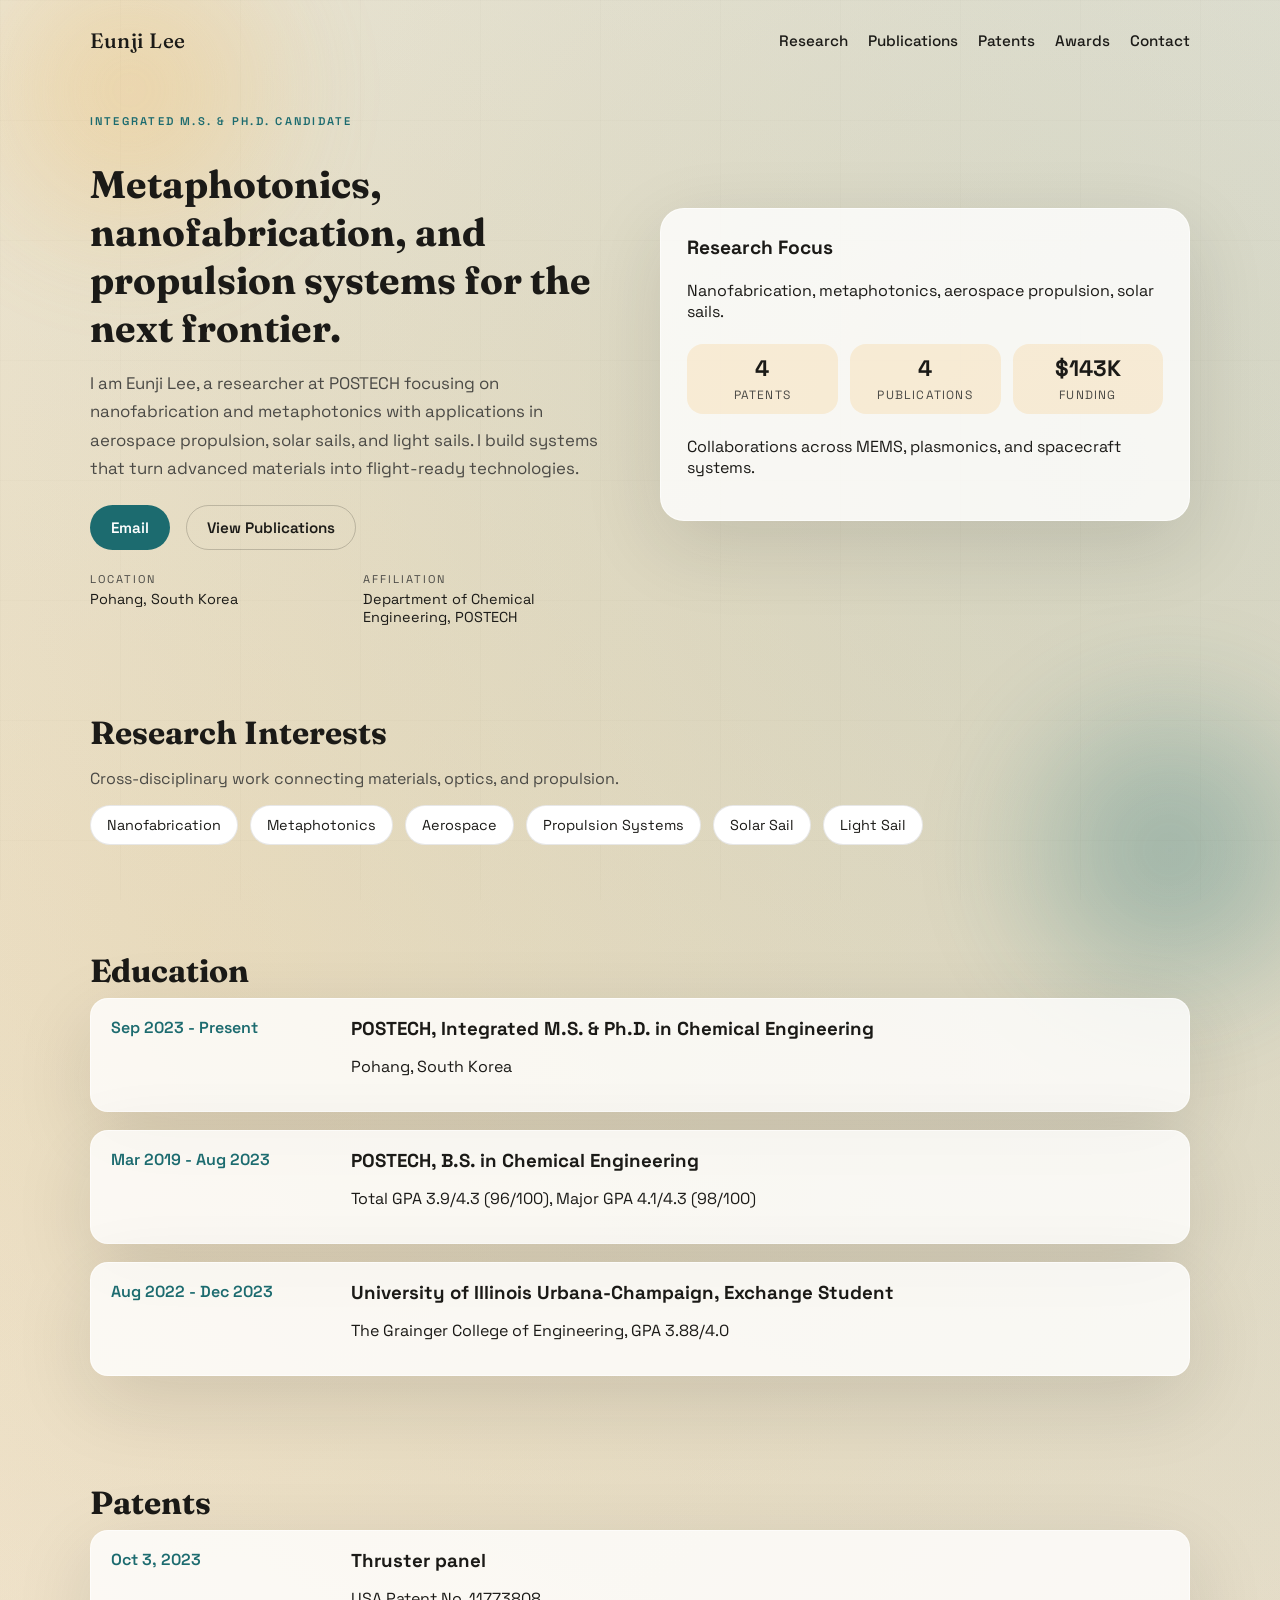
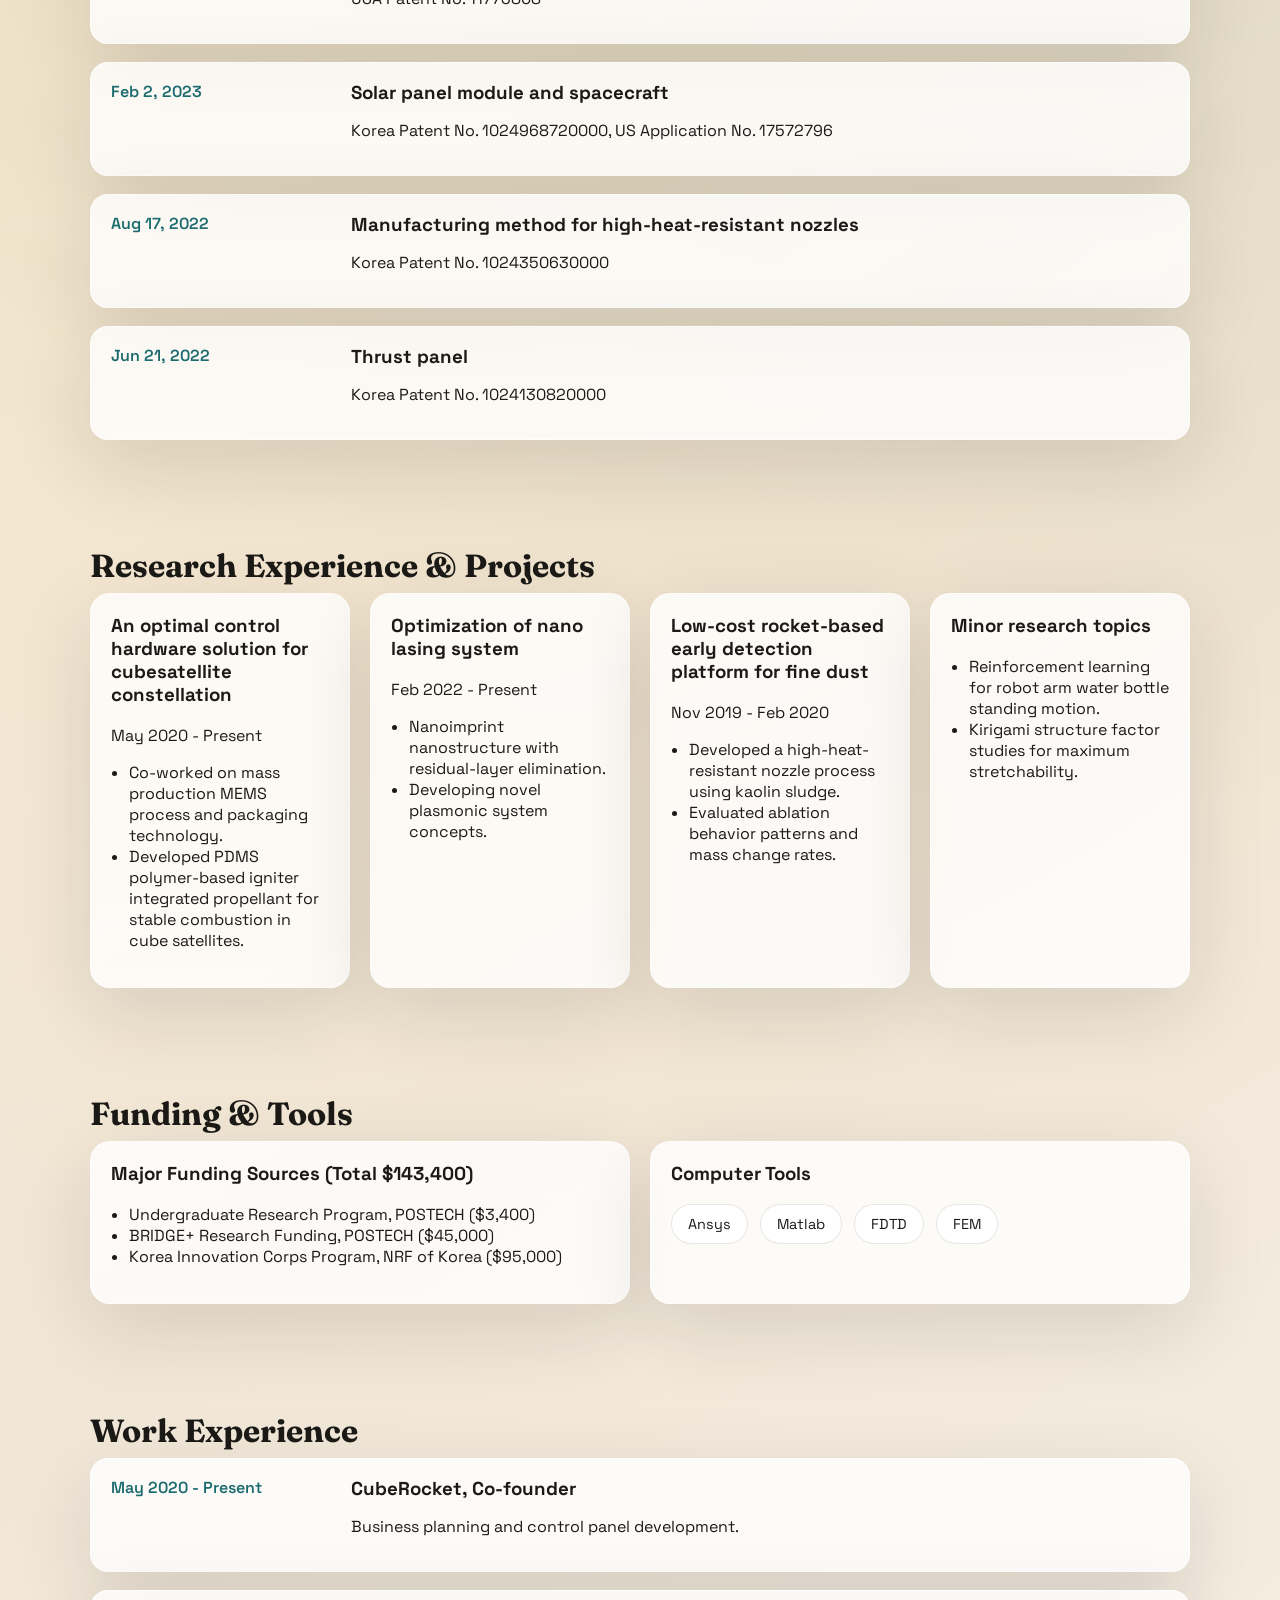
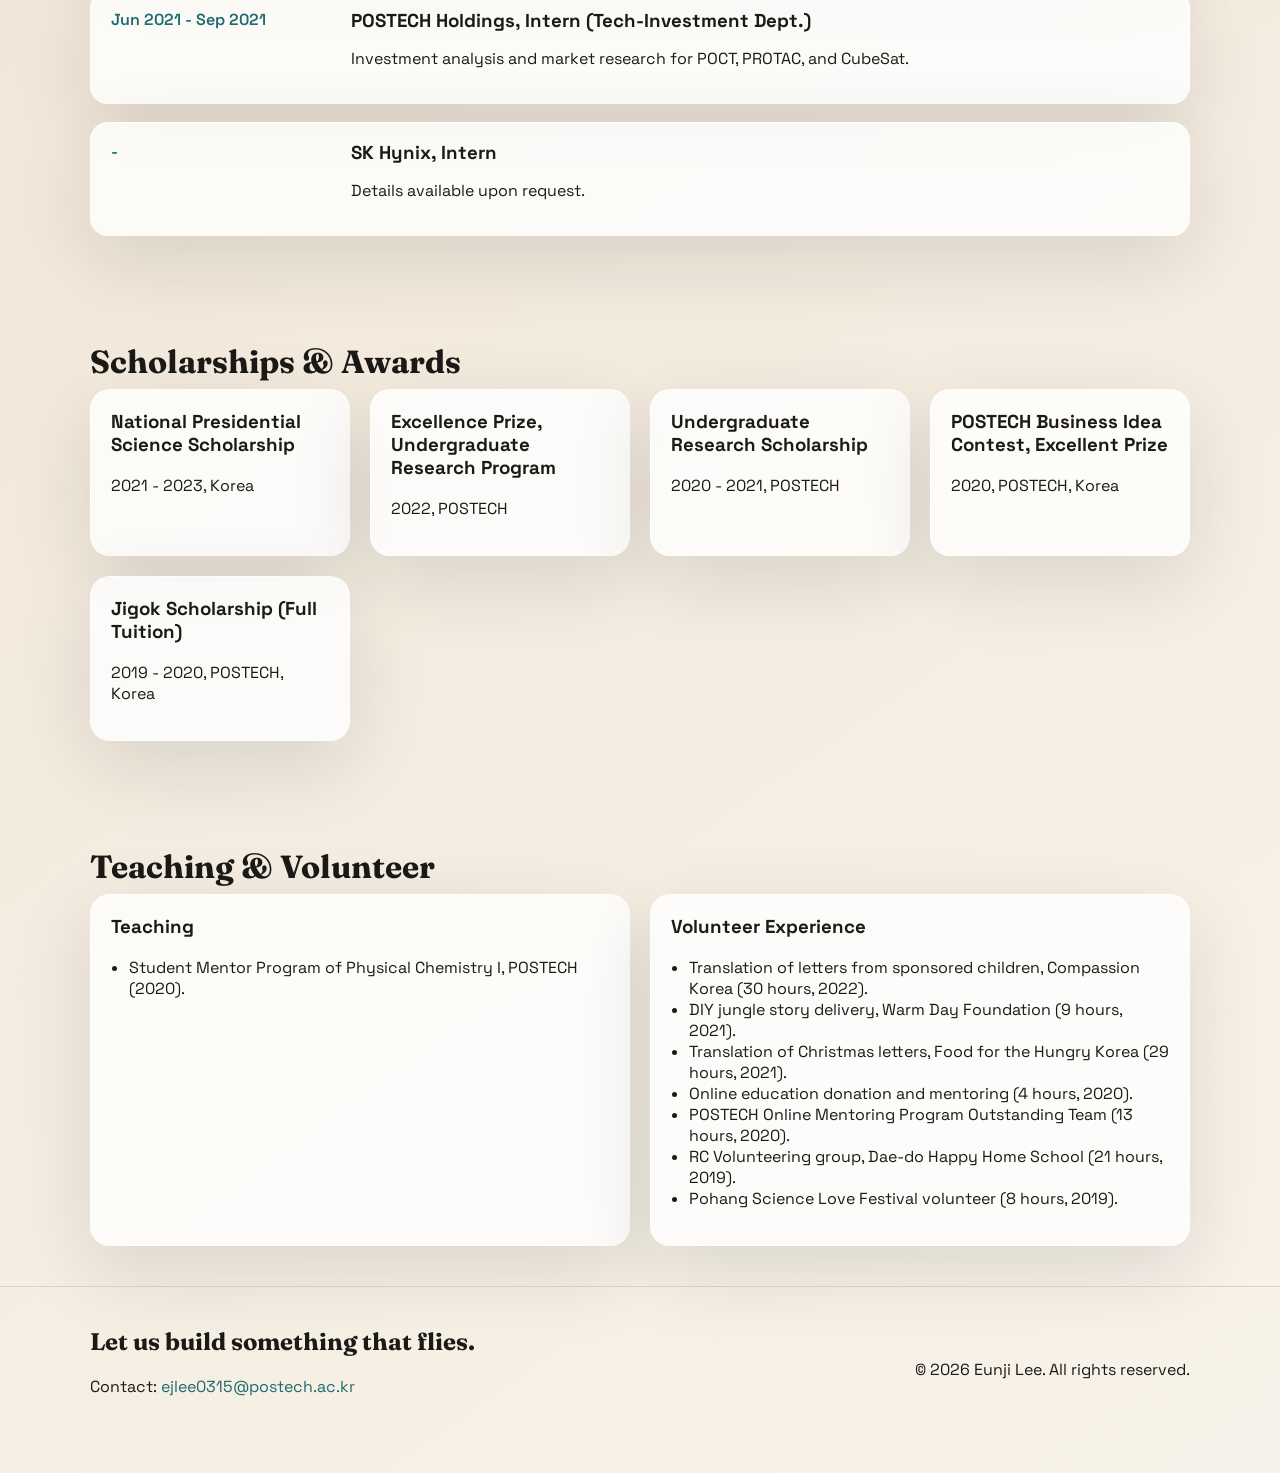
<file: index.html>
﻿<!doctype html>
<html lang="en">
<head>
  <meta charset="utf-8" />
  <meta name="viewport" content="width=device-width, initial-scale=1" />
  <title>Eunji Lee | Research Portfolio</title>
  <link rel="preconnect" href="https://fonts.googleapis.com" />
  <link rel="preconnect" href="https://fonts.gstatic.com" crossorigin />
  <link href="https://fonts.googleapis.com/css2?family=Fraunces:opsz,wght@9..144,500;9..144,700&family=Space+Grotesk:wght@400;500;600&display=swap" rel="stylesheet" />
  <link rel="stylesheet" href="styles.css" />
</head>
<body>
  <div class="bg-orb orb-1"></div>
  <div class="bg-orb orb-2"></div>
  <div class="bg-grid"></div>

  <header class="site-header">
    <div class="brand">Eunji Lee</div>
    <nav class="nav">
      <a href="#research">Research</a>
      <a href="publications.html" target="_blank" rel="noopener">Publications</a>
      <a href="#patents">Patents</a>
      <a href="#awards">Awards</a>
      <a href="#contact">Contact</a>
    </nav>
  </header>

  <main>
    <section class="hero" id="top">
      <div class="hero-text" data-animate>
        <p class="eyebrow">Integrated M.S. & Ph.D. Candidate</p>
        <h1>Metaphotonics, nanofabrication, and propulsion systems for the next frontier.</h1>
        <p class="lead">
          I am Eunji Lee, a researcher at POSTECH focusing on nanofabrication and metaphotonics with applications
          in aerospace propulsion, solar sails, and light sails. I build systems that turn advanced materials into
          flight-ready technologies.
        </p>
        <div class="cta-row">
          <a class="btn primary" href="mailto:ejlee0315@postech.ac.kr">Email</a>
          <a class="btn ghost" href="publications.html" target="_blank" rel="noopener">View Publications</a>
        </div>
        <div class="hero-meta">
          <div>
            <span class="label">Location</span>
            <span>Pohang, South Korea</span>
          </div>
          <div>
            <span class="label">Affiliation</span>
            <span>Department of Chemical Engineering, POSTECH</span>
          </div>
        </div>
      </div>
      <div class="hero-card" data-animate>
        <div class="card-top">
          <h3>Research Focus</h3>
          <p>Nanofabrication, metaphotonics, aerospace propulsion, solar sails.</p>
        </div>
        <div class="stats">
          <div class="stat">
            <span class="stat-number">4</span>
            <span class="stat-label">Patents</span>
          </div>
          <div class="stat">
            <span class="stat-number">4</span>
            <span class="stat-label">Publications</span>
          </div>
          <div class="stat">
            <span class="stat-number">$143K</span>
            <span class="stat-label">Funding</span>
          </div>
        </div>
        <div class="card-bottom">
          <p class="note">Collaborations across MEMS, plasmonics, and spacecraft systems.</p>
        </div>
      </div>
    </section>

    <section class="section" id="research">
      <div class="section-heading" data-animate>
        <h2>Research Interests</h2>
        <p>Cross-disciplinary work connecting materials, optics, and propulsion.</p>
      </div>
      <div class="pill-grid" data-animate>
        <span>Nanofabrication</span>
        <span>Metaphotonics</span>
        <span>Aerospace</span>
        <span>Propulsion Systems</span>
        <span>Solar Sail</span>
        <span>Light Sail</span>
      </div>
    </section>

    <section class="section" id="education">
      <div class="section-heading" data-animate>
        <h2>Education</h2>
      </div>
      <div class="timeline" data-animate>
        <div class="item">
          <div class="item-time">Sep 2023 - Present</div>
          <div class="item-body">
            <h3>POSTECH, Integrated M.S. & Ph.D. in Chemical Engineering</h3>
            <p>Pohang, South Korea</p>
          </div>
        </div>
        <div class="item">
          <div class="item-time">Mar 2019 - Aug 2023</div>
          <div class="item-body">
            <h3>POSTECH, B.S. in Chemical Engineering</h3>
            <p>Total GPA 3.9/4.3 (96/100), Major GPA 4.1/4.3 (98/100)</p>
          </div>
        </div>
        <div class="item">
          <div class="item-time">Aug 2022 - Dec 2023</div>
          <div class="item-body">
            <h3>University of Illinois Urbana-Champaign, Exchange Student</h3>
            <p>The Grainger College of Engineering, GPA 3.88/4.0</p>
          </div>
        </div>
      </div>
    </section>

    <section class="section" id="patents">
      <div class="section-heading" data-animate>
        <h2>Patents</h2>
      </div>
      <div class="timeline" data-animate>
        <div class="item">
          <div class="item-time">Oct 3, 2023</div>
          <div class="item-body">
            <h3>Thruster panel</h3>
            <p>USA Patent No. 11773808</p>
          </div>
        </div>
        <div class="item">
          <div class="item-time">Feb 2, 2023</div>
          <div class="item-body">
            <h3>Solar panel module and spacecraft</h3>
            <p>Korea Patent No. 1024968720000, US Application No. 17572796</p>
          </div>
        </div>
        <div class="item">
          <div class="item-time">Aug 17, 2022</div>
          <div class="item-body">
            <h3>Manufacturing method for high-heat-resistant nozzles</h3>
            <p>Korea Patent No. 1024350630000</p>
          </div>
        </div>
        <div class="item">
          <div class="item-time">Jun 21, 2022</div>
          <div class="item-body">
            <h3>Thrust panel</h3>
            <p>Korea Patent No. 1024130820000</p>
          </div>
        </div>
      </div>
    </section>

    <section class="section" id="experience">
      <div class="section-heading" data-animate>
        <h2>Research Experience & Projects</h2>
      </div>
      <div class="card-grid" data-animate>
        <article class="card">
          <h3>An optimal control hardware solution for cubesatellite constellation</h3>
          <p>May 2020 - Present</p>
          <ul>
            <li>Co-worked on mass production MEMS process and packaging technology.</li>
            <li>Developed PDMS polymer-based igniter integrated propellant for stable combustion in cube satellites.</li>
          </ul>
        </article>
        <article class="card">
          <h3>Optimization of nano lasing system</h3>
          <p>Feb 2022 - Present</p>
          <ul>
            <li>Nanoimprint nanostructure with residual-layer elimination.</li>
            <li>Developing novel plasmonic system concepts.</li>
          </ul>
        </article>
        <article class="card">
          <h3>Low-cost rocket-based early detection platform for fine dust</h3>
          <p>Nov 2019 - Feb 2020</p>
          <ul>
            <li>Developed a high-heat-resistant nozzle process using kaolin sludge.</li>
            <li>Evaluated ablation behavior patterns and mass change rates.</li>
          </ul>
        </article>
        <article class="card">
          <h3>Minor research topics</h3>
          <ul>
            <li>Reinforcement learning for robot arm water bottle standing motion.</li>
            <li>Kirigami structure factor studies for maximum stretchability.</li>
          </ul>
        </article>
      </div>
    </section>

    <section class="section" id="funding">
      <div class="section-heading" data-animate>
        <h2>Funding & Tools</h2>
      </div>
      <div class="split" data-animate>
        <div class="card">
          <h3>Major Funding Sources (Total $143,400)</h3>
          <ul>
            <li>Undergraduate Research Program, POSTECH ($3,400)</li>
            <li>BRIDGE+ Research Funding, POSTECH ($45,000)</li>
            <li>Korea Innovation Corps Program, NRF of Korea ($95,000)</li>
          </ul>
        </div>
        <div class="card">
          <h3>Computer Tools</h3>
          <div class="pill-grid">
            <span>Ansys</span>
            <span>Matlab</span>
            <span>FDTD</span>
            <span>FEM</span>
          </div>
        </div>
      </div>
    </section>

    <section class="section" id="work">
      <div class="section-heading" data-animate>
        <h2>Work Experience</h2>
      </div>
      <div class="timeline" data-animate>
        <div class="item">
          <div class="item-time">May 2020 - Present</div>
          <div class="item-body">
            <h3>CubeRocket, Co-founder</h3>
            <p>Business planning and control panel development.</p>
          </div>
        </div>
        <div class="item">
          <div class="item-time">Jun 2021 - Sep 2021</div>
          <div class="item-body">
            <h3>POSTECH Holdings, Intern (Tech-Investment Dept.)</h3>
            <p>Investment analysis and market research for POCT, PROTAC, and CubeSat.</p>
          </div>
        </div>
        <div class="item">
          <div class="item-time">-</div>
          <div class="item-body">
            <h3>SK Hynix, Intern</h3>
            <p>Details available upon request.</p>
          </div>
        </div>
      </div>
    </section>

    <section class="section" id="awards">
      <div class="section-heading" data-animate>
        <h2>Scholarships & Awards</h2>
      </div>
      <div class="card-grid" data-animate>
        <article class="card">
          <h3>National Presidential Science Scholarship</h3>
          <p>2021 - 2023, Korea</p>
        </article>
        <article class="card">
          <h3>Excellence Prize, Undergraduate Research Program</h3>
          <p>2022, POSTECH</p>
        </article>
        <article class="card">
          <h3>Undergraduate Research Scholarship</h3>
          <p>2020 - 2021, POSTECH</p>
        </article>
        <article class="card">
          <h3>POSTECH Business Idea Contest, Excellent Prize</h3>
          <p>2020, POSTECH, Korea</p>
        </article>
        <article class="card">
          <h3>Jigok Scholarship (Full Tuition)</h3>
          <p>2019 - 2020, POSTECH, Korea</p>
        </article>
      </div>
    </section>

    <section class="section" id="teaching">
      <div class="section-heading" data-animate>
        <h2>Teaching & Volunteer</h2>
      </div>
      <div class="split" data-animate>
        <div class="card">
          <h3>Teaching</h3>
          <ul>
            <li>Student Mentor Program of Physical Chemistry I, POSTECH (2020).</li>
          </ul>
        </div>
        <div class="card">
          <h3>Volunteer Experience</h3>
          <ul>
            <li>Translation of letters from sponsored children, Compassion Korea (30 hours, 2022).</li>
            <li>DIY jungle story delivery, Warm Day Foundation (9 hours, 2021).</li>
            <li>Translation of Christmas letters, Food for the Hungry Korea (29 hours, 2021).</li>
            <li>Online education donation and mentoring (4 hours, 2020).</li>
            <li>POSTECH Online Mentoring Program Outstanding Team (13 hours, 2020).</li>
            <li>RC Volunteering group, Dae-do Happy Home School (21 hours, 2019).</li>
            <li>Pohang Science Love Festival volunteer (8 hours, 2019).</li>
          </ul>
        </div>
      </div>
    </section>
  </main>

  <footer class="footer" id="contact">
    <div>
      <h2>Let us build something that flies.</h2>
      <p>Contact: <a href="mailto:ejlee0315@postech.ac.kr">ejlee0315@postech.ac.kr</a></p>
    </div>
    <span>© 2026 Eunji Lee. All rights reserved.</span>
  </footer>

  <script src="script.js"></script>
</body>
</html>
</file>
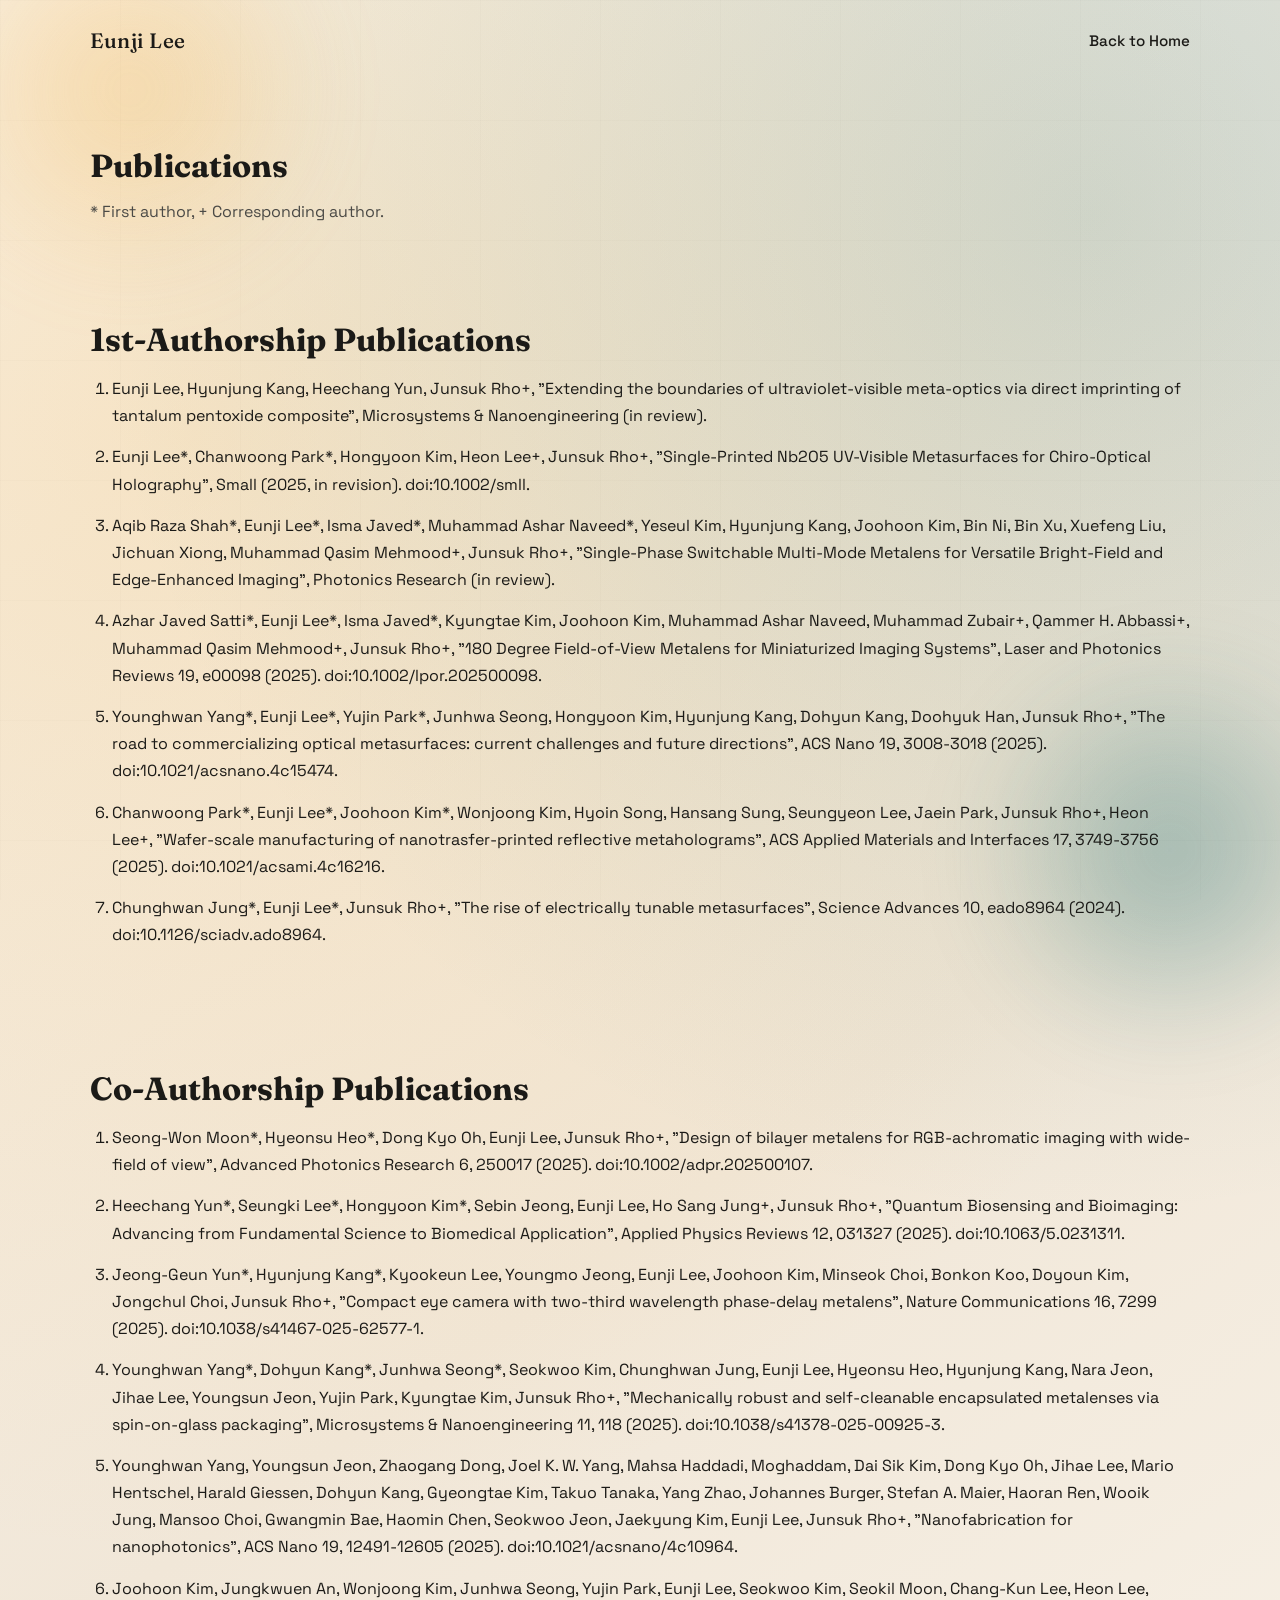
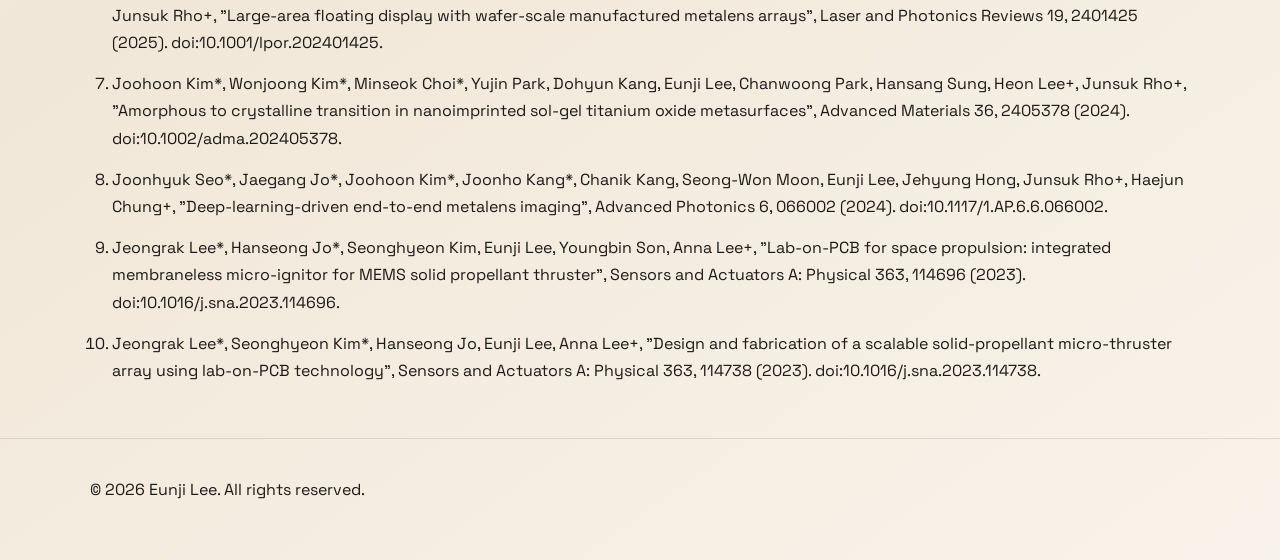
<file: publications.html>
<!doctype html>
<html lang="en">
<head>
  <meta charset="utf-8" />
  <meta name="viewport" content="width=device-width, initial-scale=1" />
  <title>Eunji Lee | Publications</title>
  <link rel="preconnect" href="https://fonts.googleapis.com" />
  <link rel="preconnect" href="https://fonts.gstatic.com" crossorigin />
  <link href="https://fonts.googleapis.com/css2?family=Fraunces:opsz,wght@9..144,500;9..144,700&family=Space+Grotesk:wght@400;500;600&display=swap" rel="stylesheet" />
  <link rel="stylesheet" href="styles.css" />
</head>
<body>
  <div class="bg-orb orb-1"></div>
  <div class="bg-orb orb-2"></div>
  <div class="bg-grid"></div>

  <header class="site-header">
    <div class="brand">Eunji Lee</div>
    <nav class="nav">
      <a href="index.html">Back to Home</a>
    </nav>
  </header>

  <main>
    <section class="section page-hero" data-animate>
      <div class="section-heading">
        <h2>Publications</h2>
        <p>* First author, + Corresponding author.</p>
      </div>
    </section>

    <section class="section" data-animate>
      <div class="section-heading">
        <h2>1st-Authorship Publications</h2>
      </div>
      <ol class="pub-list">
        <li>Eunji Lee, Hyunjung Kang, Heechang Yun, Junsuk Rho+, "Extending the boundaries of ultraviolet-visible meta-optics via direct imprinting of tantalum pentoxide composite", Microsystems & Nanoengineering (in review).</li>
        <li>Eunji Lee*, Chanwoong Park*, Hongyoon Kim, Heon Lee+, Junsuk Rho+, "Single-Printed Nb2O5 UV-Visible Metasurfaces for Chiro-Optical Holography", Small (2025, in revision). doi:10.1002/smll.</li>
        <li>Aqib Raza Shah*, Eunji Lee*, Isma Javed*, Muhammad Ashar Naveed*, Yeseul Kim, Hyunjung Kang, Joohoon Kim, Bin Ni, Bin Xu, Xuefeng Liu, Jichuan Xiong, Muhammad Qasim Mehmood+, Junsuk Rho+, "Single-Phase Switchable Multi-Mode Metalens for Versatile Bright-Field and Edge-Enhanced Imaging", Photonics Research (in review).</li>
        <li>Azhar Javed Satti*, Eunji Lee*, Isma Javed*, Kyungtae Kim, Joohoon Kim, Muhammad Ashar Naveed, Muhammad Zubair+, Qammer H. Abbassi+, Muhammad Qasim Mehmood+, Junsuk Rho+, "180 Degree Field-of-View Metalens for Miniaturized Imaging Systems", Laser and Photonics Reviews 19, e00098 (2025). doi:10.1002/lpor.202500098.</li>
        <li>Younghwan Yang*, Eunji Lee*, Yujin Park*, Junhwa Seong, Hongyoon Kim, Hyunjung Kang, Dohyun Kang, Doohyuk Han, Junsuk Rho+, "The road to commercializing optical metasurfaces: current challenges and future directions", ACS Nano 19, 3008-3018 (2025). doi:10.1021/acsnano.4c15474.</li>
        <li>Chanwoong Park*, Eunji Lee*, Joohoon Kim*, Wonjoong Kim, Hyoin Song, Hansang Sung, Seungyeon Lee, Jaein Park, Junsuk Rho+, Heon Lee+, "Wafer-scale manufacturing of nanotrasfer-printed reflective metaholograms", ACS Applied Materials and Interfaces 17, 3749-3756 (2025). doi:10.1021/acsami.4c16216.</li>
        <li>Chunghwan Jung*, Eunji Lee*, Junsuk Rho+, "The rise of electrically tunable metasurfaces", Science Advances 10, eado8964 (2024). doi:10.1126/sciadv.ado8964.</li>
      </ol>
    </section>

    <section class="section" data-animate>
      <div class="section-heading">
        <h2>Co-Authorship Publications</h2>
      </div>
      <ol class="pub-list">
        <li>Seong-Won Moon*, Hyeonsu Heo*, Dong Kyo Oh, Eunji Lee, Junsuk Rho+, "Design of bilayer metalens for RGB-achromatic imaging with wide-field of view", Advanced Photonics Research 6, 250017 (2025). doi:10.1002/adpr.202500107.</li>
        <li>Heechang Yun*, Seungki Lee*, Hongyoon Kim*, Sebin Jeong, Eunji Lee, Ho Sang Jung+, Junsuk Rho+, "Quantum Biosensing and Bioimaging: Advancing from Fundamental Science to Biomedical Application", Applied Physics Reviews 12, 031327 (2025). doi:10.1063/5.0231311.</li>
        <li>Jeong-Geun Yun*, Hyunjung Kang*, Kyookeun Lee, Youngmo Jeong, Eunji Lee, Joohoon Kim, Minseok Choi, Bonkon Koo, Doyoun Kim, Jongchul Choi, Junsuk Rho+, "Compact eye camera with two-third wavelength phase-delay metalens", Nature Communications 16, 7299 (2025). doi:10.1038/s41467-025-62577-1.</li>
        <li>Younghwan Yang*, Dohyun Kang*, Junhwa Seong*, Seokwoo Kim, Chunghwan Jung, Eunji Lee, Hyeonsu Heo, Hyunjung Kang, Nara Jeon, Jihae Lee, Youngsun Jeon, Yujin Park, Kyungtae Kim, Junsuk Rho+, "Mechanically robust and self-cleanable encapsulated metalenses via spin-on-glass packaging", Microsystems & Nanoengineering 11, 118 (2025). doi:10.1038/s41378-025-00925-3.</li>
        <li>Younghwan Yang, Youngsun Jeon, Zhaogang Dong, Joel K. W. Yang, Mahsa Haddadi, Moghaddam, Dai Sik Kim, Dong Kyo Oh, Jihae Lee, Mario Hentschel, Harald Giessen, Dohyun Kang, Gyeongtae Kim, Takuo Tanaka, Yang Zhao, Johannes Burger, Stefan A. Maier, Haoran Ren, Wooik Jung, Mansoo Choi, Gwangmin Bae, Haomin Chen, Seokwoo Jeon, Jaekyung Kim, Eunji Lee, Junsuk Rho+, "Nanofabrication for nanophotonics", ACS Nano 19, 12491-12605 (2025). doi:10.1021/acsnano/4c10964.</li>
        <li>Joohoon Kim, Jungkwuen An, Wonjoong Kim, Junhwa Seong, Yujin Park, Eunji Lee, Seokwoo Kim, Seokil Moon, Chang-Kun Lee, Heon Lee, Junsuk Rho+, "Large-area floating display with wafer-scale manufactured metalens arrays", Laser and Photonics Reviews 19, 2401425 (2025). doi:10.1001/lpor.202401425.</li>
        <li>Joohoon Kim*, Wonjoong Kim*, Minseok Choi*, Yujin Park, Dohyun Kang, Eunji Lee, Chanwoong Park, Hansang Sung, Heon Lee+, Junsuk Rho+, "Amorphous to crystalline transition in nanoimprinted sol-gel titanium oxide metasurfaces", Advanced Materials 36, 2405378 (2024). doi:10.1002/adma.202405378.</li>
        <li>Joonhyuk Seo*, Jaegang Jo*, Joohoon Kim*, Joonho Kang*, Chanik Kang, Seong-Won Moon, Eunji Lee, Jehyung Hong, Junsuk Rho+, Haejun Chung+, "Deep-learning-driven end-to-end metalens imaging", Advanced Photonics 6, 066002 (2024). doi:10.1117/1.AP.6.6.066002.</li>
        <li>Jeongrak Lee*, Hanseong Jo*, Seonghyeon Kim, Eunji Lee, Youngbin Son, Anna Lee+, "Lab-on-PCB for space propulsion: integrated membraneless micro-ignitor for MEMS solid propellant thruster", Sensors and Actuators A: Physical 363, 114696 (2023). doi:10.1016/j.sna.2023.114696.</li>
        <li>Jeongrak Lee*, Seonghyeon Kim*, Hanseong Jo, Eunji Lee, Anna Lee+, "Design and fabrication of a scalable solid-propellant micro-thruster array using lab-on-PCB technology", Sensors and Actuators A: Physical 363, 114738 (2023). doi:10.1016/j.sna.2023.114738.</li>
      </ol>
    </section>
  </main>

  <footer class="footer">
    <span>© 2026 Eunji Lee. All rights reserved.</span>
  </footer>

  <script src="script.js"></script>
</body>
</html>
</file>
<file: styles.css>
﻿:root {
  --ink: #1b1a17;
  --muted: #4b4a46;
  --cream: #f6f0e8;
  --sand: #e7dccb;
  --teal: #1c6b6f;
  --rust: #c7653a;
  --accent: #f2b95a;
  --card: rgba(255, 255, 255, 0.8);
  --shadow: 0 24px 80px rgba(27, 26, 23, 0.12);
}

* {
  box-sizing: border-box;
}

body {
  margin: 0;
  font-family: "Space Grotesk", "Segoe UI", sans-serif;
  color: var(--ink);
  background: radial-gradient(circle at 15% 20%, rgba(242, 185, 90, 0.25), transparent 55%),
    radial-gradient(circle at 85% 10%, rgba(28, 107, 111, 0.18), transparent 45%),
    linear-gradient(145deg, #faf6f0, #f1e7d8 55%, #f8f3ea 100%);
  min-height: 100vh;
  position: relative;
  overflow-x: hidden;
}

.bg-orb {
  position: fixed;
  width: 420px;
  height: 420px;
  border-radius: 50%;
  filter: blur(40px);
  opacity: 0.35;
  z-index: 0;
}

.orb-1 {
  background: radial-gradient(circle, #f2b95a 0%, transparent 70%);
  top: -120px;
  left: -80px;
}

.orb-2 {
  background: radial-gradient(circle, #1c6b6f 0%, transparent 70%);
  bottom: -160px;
  right: -100px;
}

.bg-grid {
  position: fixed;
  inset: 0;
  background-image: linear-gradient(rgba(27, 26, 23, 0.04) 1px, transparent 1px),
    linear-gradient(90deg, rgba(27, 26, 23, 0.04) 1px, transparent 1px);
  background-size: 120px 120px;
  opacity: 0.35;
  pointer-events: none;
  z-index: 0;
}

main, header, footer {
  position: relative;
  z-index: 1;
}

.site-header {
  display: flex;
  justify-content: space-between;
  align-items: center;
  padding: 28px 7vw 10px;
  font-weight: 500;
}

.brand {
  font-family: "Fraunces", serif;
  font-size: 1.3rem;
  letter-spacing: 0.02em;
}

.nav {
  display: flex;
  gap: 20px;
  flex-wrap: wrap;
}

.nav a {
  text-decoration: none;
  color: var(--ink);
  font-size: 0.95rem;
}

.hero {
  display: grid;
  grid-template-columns: repeat(auto-fit, minmax(280px, 1fr));
  gap: 40px;
  padding: 40px 7vw 20px;
  align-items: center;
}

.hero-text h1 {
  font-family: "Fraunces", serif;
  font-size: clamp(2.4rem, 3vw, 3.6rem);
  margin-bottom: 16px;
}

.eyebrow {
  text-transform: uppercase;
  letter-spacing: 0.2em;
  font-size: 0.7rem;
  color: var(--teal);
  font-weight: 600;
}

.lead {
  font-size: 1.05rem;
  line-height: 1.7;
  color: var(--muted);
}

.cta-row {
  display: flex;
  gap: 16px;
  margin: 22px 0;
}

.btn {
  padding: 12px 20px;
  border-radius: 999px;
  text-decoration: none;
  font-weight: 600;
  font-size: 0.95rem;
  border: 1px solid transparent;
}

.btn.primary {
  background: var(--teal);
  color: #fff;
}

.btn.ghost {
  background: transparent;
  border-color: rgba(27, 26, 23, 0.2);
  color: var(--ink);
}

.hero-meta {
  display: grid;
  grid-template-columns: repeat(auto-fit, minmax(180px, 1fr));
  gap: 12px 16px;
  margin-top: 18px;
  font-size: 0.9rem;
}

.label {
  display: block;
  font-size: 0.7rem;
  text-transform: uppercase;
  letter-spacing: 0.18em;
  color: var(--muted);
  margin-bottom: 4px;
}

.hero-card {
  background: var(--card);
  padding: 26px;
  border-radius: 24px;
  box-shadow: var(--shadow);
  border: 1px solid rgba(255, 255, 255, 0.6);
}

.card-top h3 {
  margin-top: 0;
  font-size: 1.2rem;
}

.stats {
  display: grid;
  grid-template-columns: repeat(3, minmax(80px, 1fr));
  gap: 12px;
  margin: 22px 0;
}

.stat {
  background: rgba(242, 185, 90, 0.2);
  border-radius: 16px;
  padding: 10px 12px;
  text-align: center;
}

.stat-number {
  font-size: 1.4rem;
  font-weight: 700;
  display: block;
}

.stat-label {
  font-size: 0.75rem;
  text-transform: uppercase;
  letter-spacing: 0.1em;
  color: var(--muted);
}

.section {
  padding: 40px 7vw;
}

.page-hero {
  padding-top: 56px;
  padding-bottom: 16px;
}

.section-heading h2 {
  font-family: "Fraunces", serif;
  font-size: 2rem;
  margin-bottom: 8px;
}

.section-heading p {
  color: var(--muted);
}

.pill-grid {
  display: flex;
  flex-wrap: wrap;
  gap: 12px;
}

.pill-grid span {
  padding: 10px 16px;
  background: #fff;
  border-radius: 999px;
  border: 1px solid rgba(27, 26, 23, 0.1);
  font-size: 0.9rem;
}

.pub-list {
  margin: 16px 0 0;
  padding-left: 22px;
  line-height: 1.7;
}

.pub-list li {
  margin-bottom: 14px;
}

.timeline {
  display: grid;
  gap: 18px;
}

.item {
  display: grid;
  grid-template-columns: minmax(160px, 220px) 1fr;
  gap: 20px;
  padding: 18px 20px;
  background: var(--card);
  border-radius: 18px;
  border: 1px solid rgba(255, 255, 255, 0.6);
  box-shadow: var(--shadow);
}

.item-time {
  font-weight: 600;
  color: var(--teal);
}

.item-body h3 {
  margin: 0 0 6px;
}

.card-grid {
  display: grid;
  grid-template-columns: repeat(auto-fit, minmax(240px, 1fr));
  gap: 20px;
}

.card {
  padding: 20px;
  background: var(--card);
  border-radius: 20px;
  border: 1px solid rgba(255, 255, 255, 0.6);
  box-shadow: var(--shadow);
}

.card h3 {
  margin-top: 0;
}

.card ul {
  padding-left: 18px;
}

.split {
  display: grid;
  grid-template-columns: repeat(auto-fit, minmax(260px, 1fr));
  gap: 20px;
}

.footer {
  padding: 40px 7vw 60px;
  display: flex;
  justify-content: space-between;
  align-items: center;
  flex-wrap: wrap;
  gap: 20px;
  border-top: 1px solid rgba(27, 26, 23, 0.12);
}

.footer h2 {
  margin-top: 0;
  font-family: "Fraunces", serif;
}

.footer a {
  color: var(--teal);
  text-decoration: none;
}

[data-animate] {
  opacity: 0;
  transform: translateY(18px);
  transition: opacity 0.7s ease, transform 0.7s ease;
}

[data-animate].in-view {
  opacity: 1;
  transform: translateY(0);
}

@media (max-width: 720px) {
  .site-header {
    flex-direction: column;
    align-items: flex-start;
    gap: 12px;
  }

  .item {
    grid-template-columns: 1fr;
  }

  .cta-row {
    flex-direction: column;
    align-items: flex-start;
  }
}

@media (prefers-reduced-motion: reduce) {
  [data-animate] {
    transition: none;
  }
}
</file>
